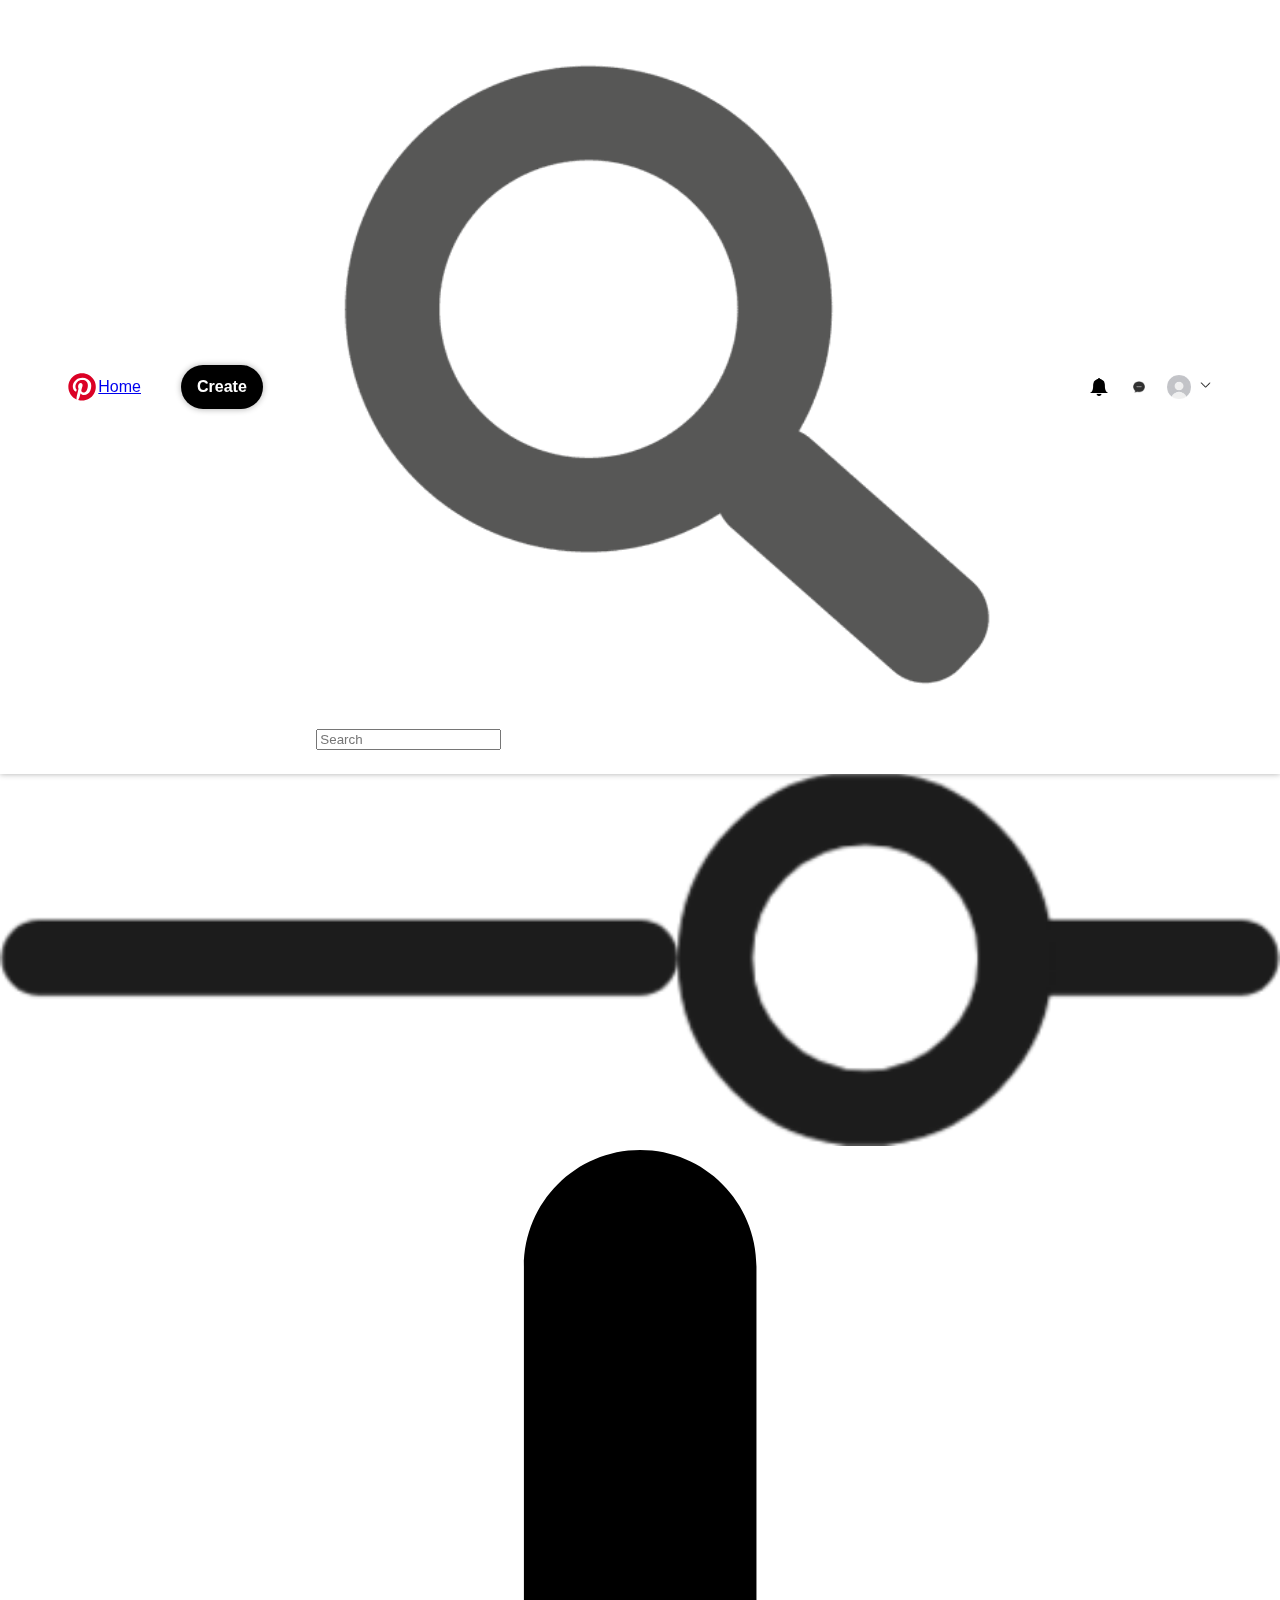
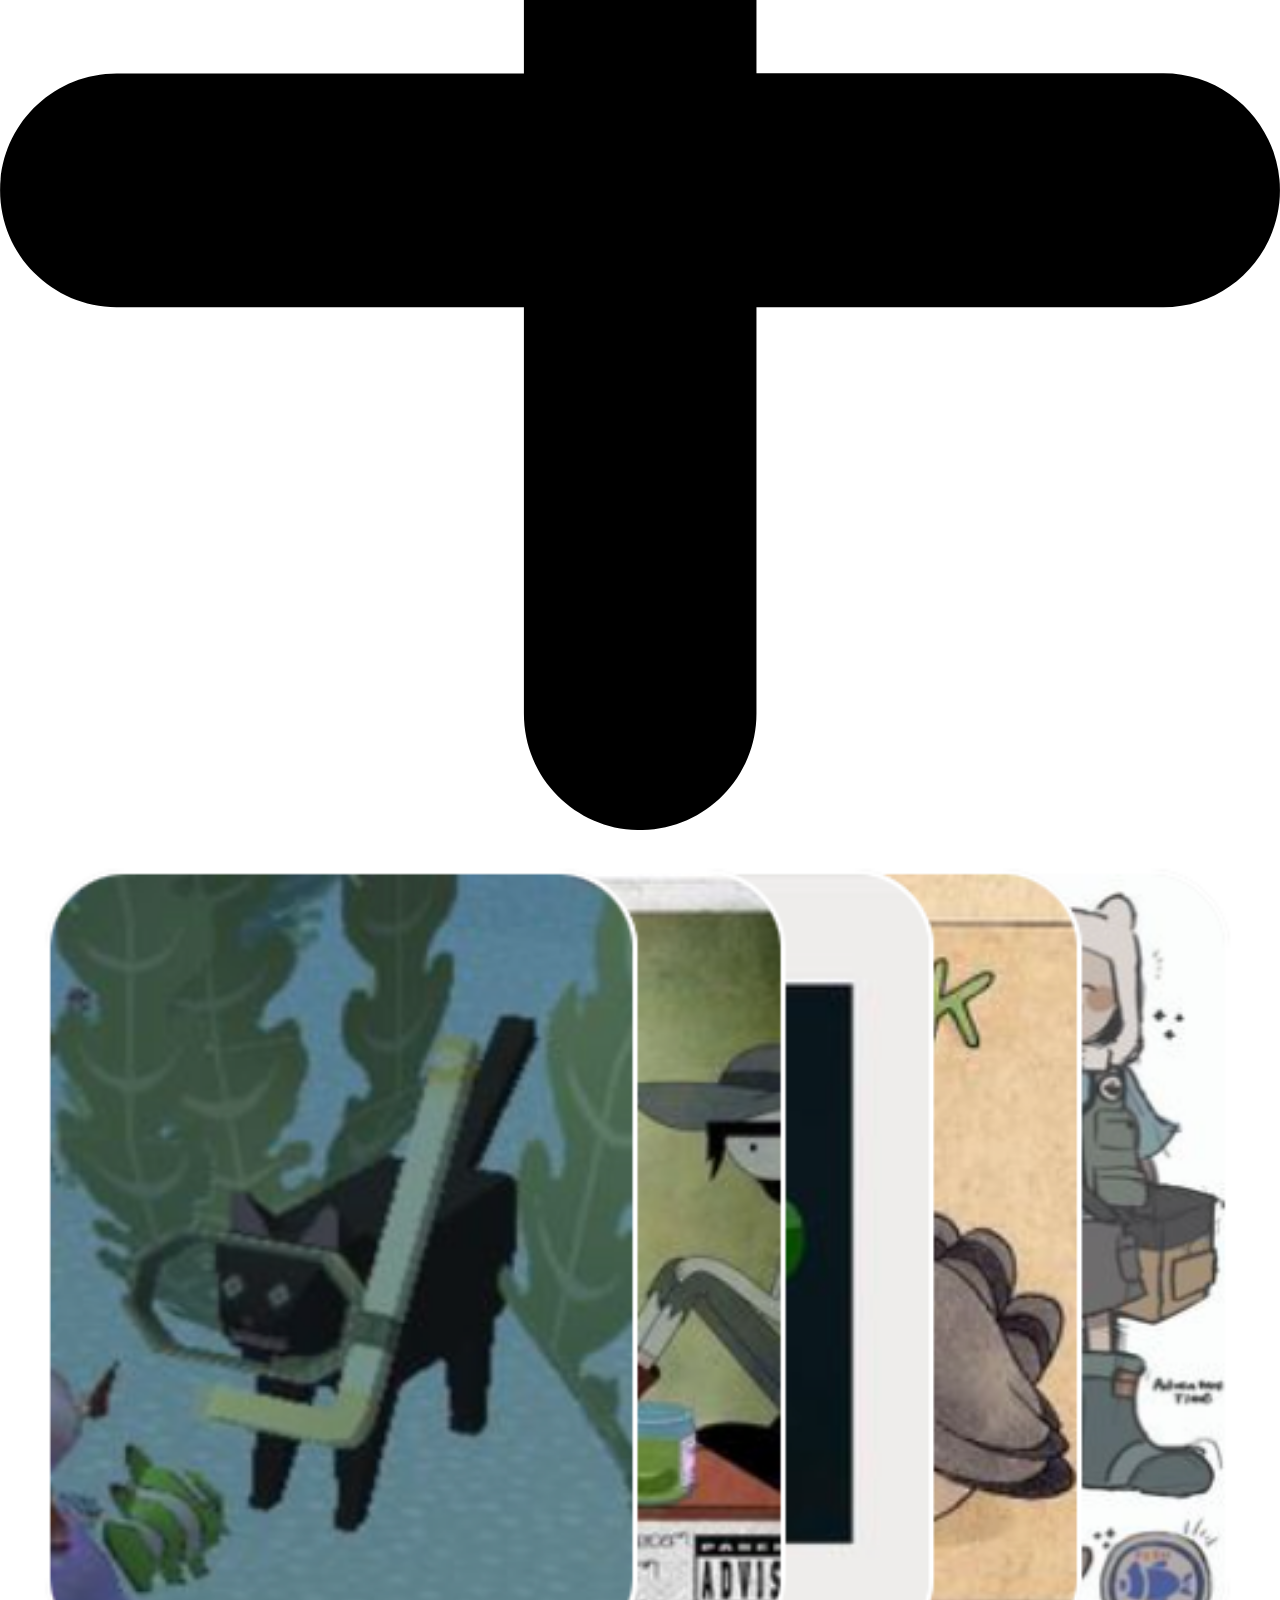
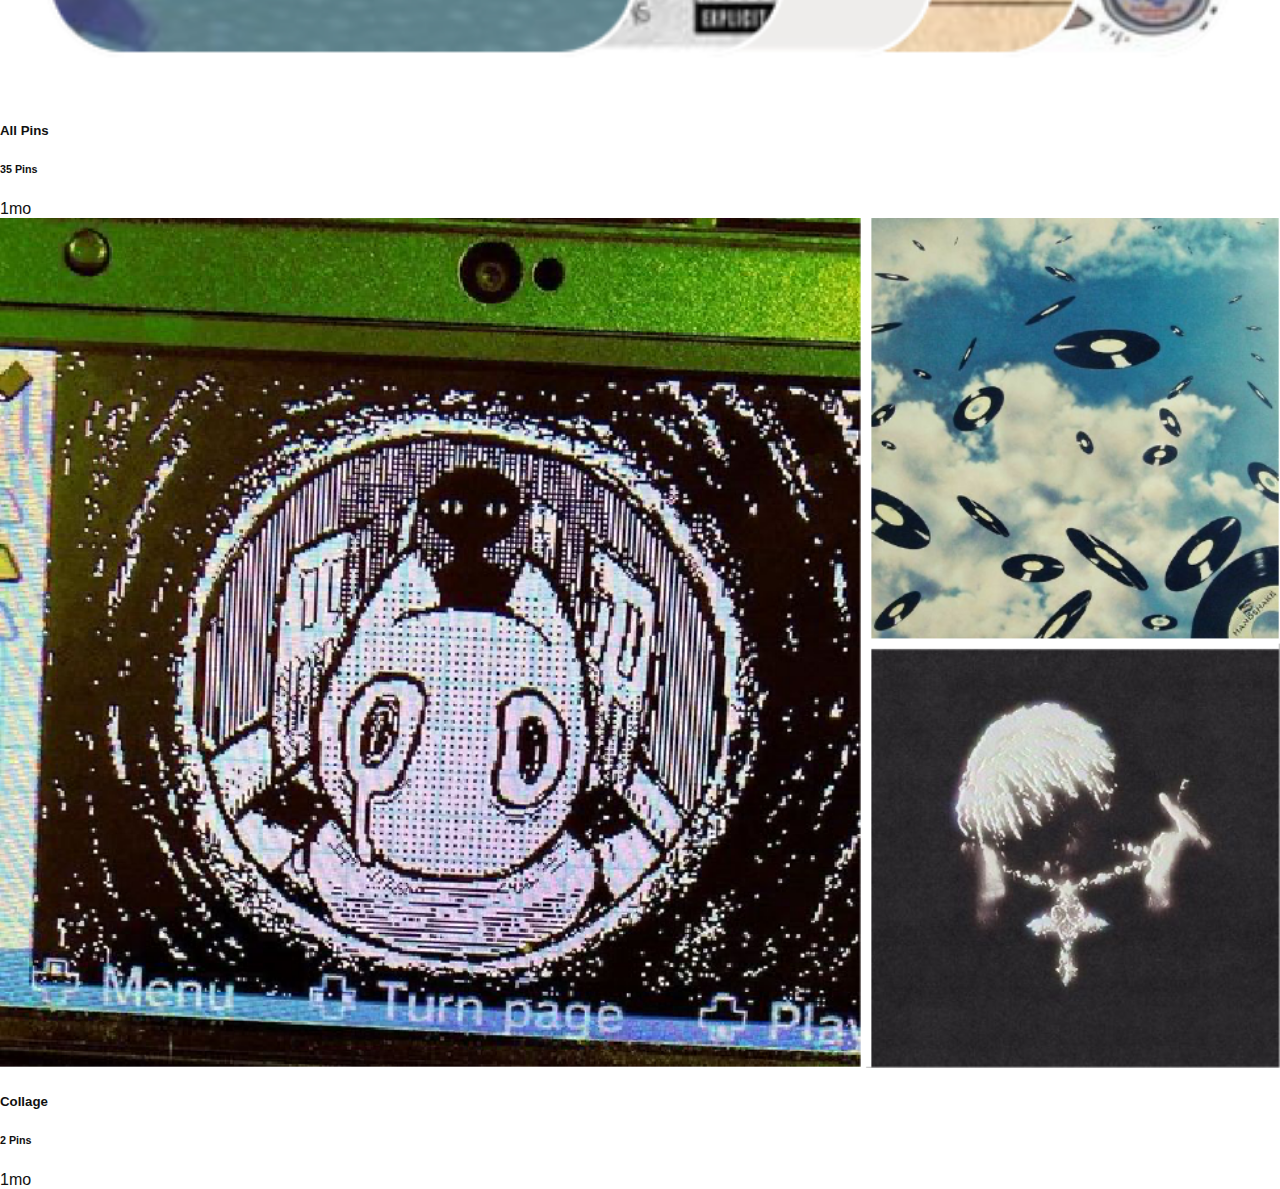
<file: discoverypage.html>
<!DOCTYPE html>
<html lang="en">
<head>
    <meta charset="UTF-8">
    <meta name="viewport" content="width=device-width, initial-scale=1.0">
    <title>Your profile</title>
    <link href="styles/style.css" rel="stylesheet">
	<link rel="icon" type="image/svg+xml" href="images/favicon.svg">
</head>
<body>
	<header>
		<nav>
			<img src= "images/pinterest-logo.svg" alt="pinterest logo">
				<a href="discoverypage.html">Home</a>
				<a href="discoverypage.html">Create</a>
		</nav>
		<form> 
			<img src="images/search-icon.png" alt="vergrootglas icoon">
			<input type="search" placeholder="Search">
		</form>
		<nav>
			<img src="images/notification-icon.png" alt="bericht icoon" class="navicon">
			<img src="images/message-icon.png" alt="berichten icoon" class="navicon">
			<img src="images/profile-icon.jpg" alt="profielfoto" class="navicon">
			<a href="discoverypage.html">
				<img src="images/dropdown-icon.png" alt="dropdown arrow" class="navicon">
			</a>
		</nav>
	</header>
    <section class="containerProfielContent">
        <h1>Discover</h1>
		<img src="images/groot-profielfoto.png" alt="Profiel foto in het groot">
		<h2>Username</h2>
		<h3>@usertag</h3>
        <h4>1 following<h4>
		<section class="profielKnoppen">
        	<button> Share</button>
        	<button>Edit profile</button>
		</section>
    </section>
	<section class="profielLinks">
		<a>Created</a>
		<a>Saved</a>
	</section>
	<div id="filterEnPlusContainer">
		<img src="images/filter-icon.png" alt="filter icoon">
		<img src="images/plus-icon.svg" alt="plus icoon">
	</div>
	<section class="saved">
		<section class="pinsInfo">
				<img src="images/allPins.png" alt="afbeeldingen van pins">
				<h5>All Pins</h5>
				<h6>35 Pins</h6>
				<h7>1mo</h7>
		</section>
		<section class="pinsInfo">
			<img src="images/collage.png" alt="afbeeldingen van collages">
			<h5>Collage</h5>
			<h6>2 Pins</h6>
			<h7>1mo</h7>
		</section>
	</section>
	<script defer src="scripts/script.js"></script>
</body>
</html>
</file>
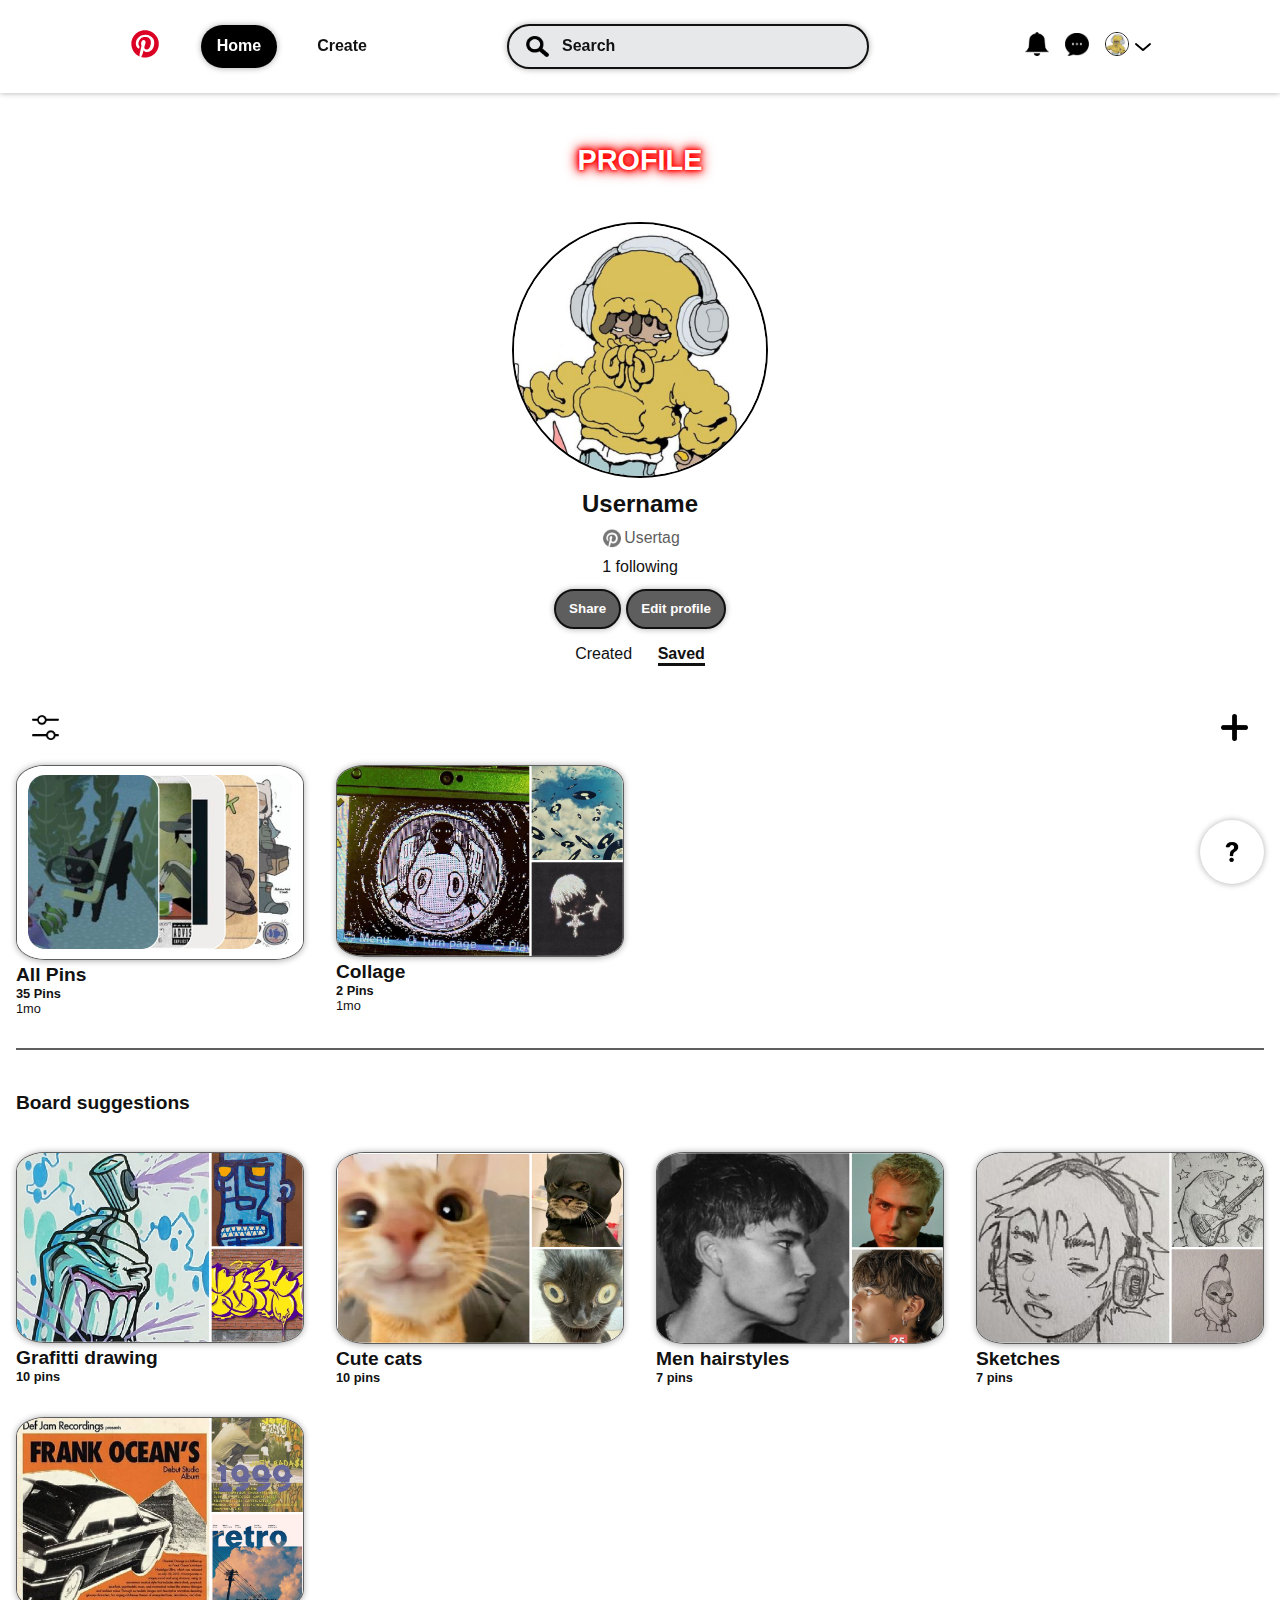
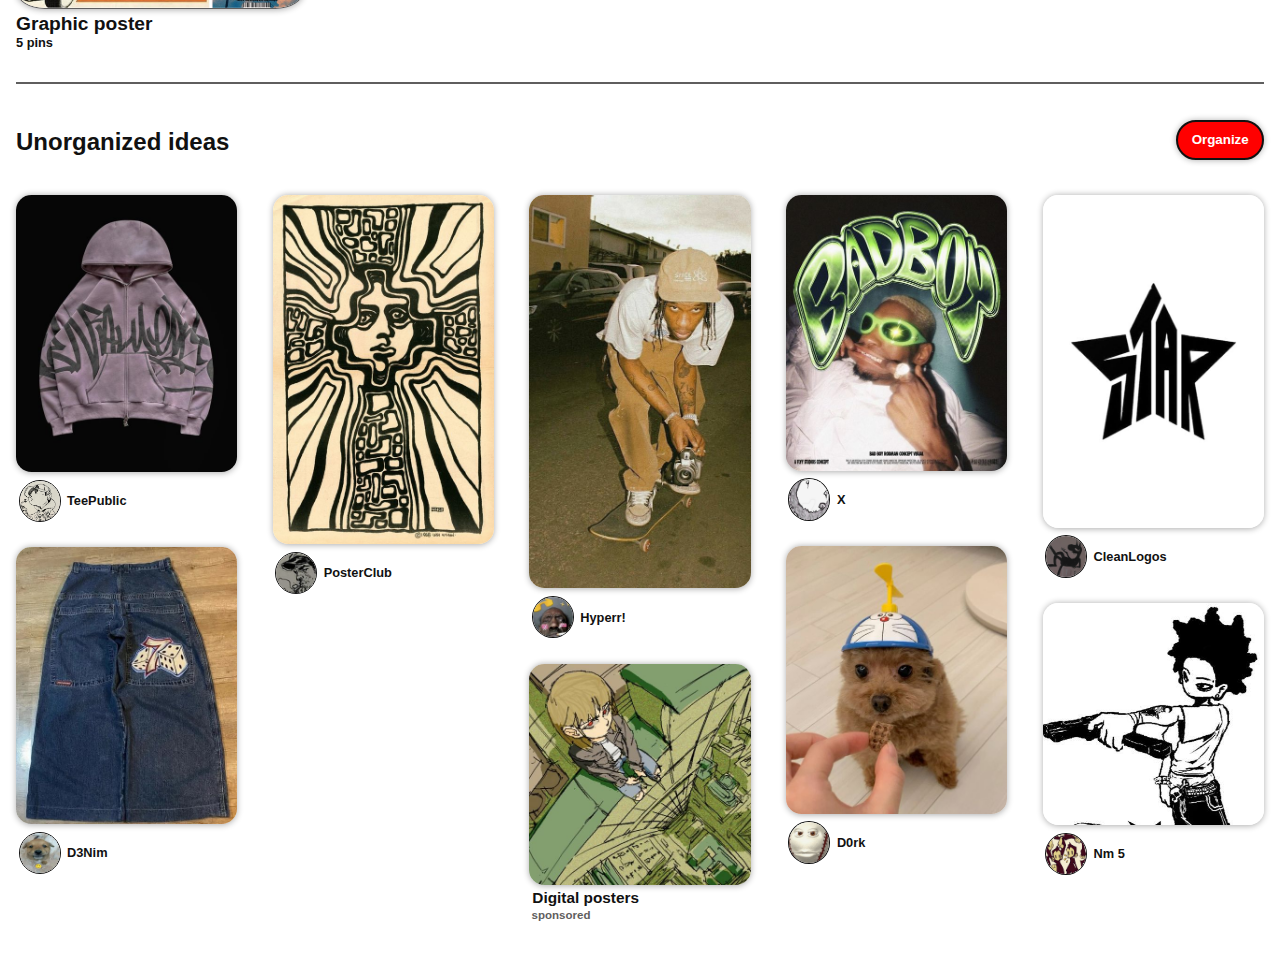
<file: profilepage.html>
<!DOCTYPE html>
<html lang="en">
<head>
    <meta charset="UTF-8">
    <meta name="viewport" content="width=device-width, initial-scale=1.0">
    <title>Your profile</title>
    <link href="styles/style.css" rel="stylesheet">
	<link rel="icon" type="image/svg+xml" href="images/favicon.svg">
</head>
<body class="page2">
		<a href='#main'>Skip to content</a>
		<!--Navigatie -->
		<header>
			<nav>
				<a href="index.html">
					<img src= "images/pinterest-logo.svg" alt="Pinterest logo">
				</a>
				<a href="profilepage.html">Home</a>
				<a href="profilepage.html">Create</a>
			</nav>
			<form> 
				<label>
					<img src="images/search-lightmode-icoon.png" alt="Search">
					<input type="search" placeholder="Search">
				</label>
			</form>
			<nav>
				<a href="profilepage.html">
					<img src="images/notification-lightmode-icoon.png" alt="Notifications">
				</a>
				<a href="profilepage.html">
					<img src="images/message-lightmode-icoon.png" alt="Messages">
				</a>
				<a href="profilepage.html">
					<img src="images/main-profielfoto.png" alt="Cartoon guy with a yellow hoodie">
				</a>
				<a href="profilepage.html">
					<img src="images/dropdown-lightmode-icoon.png" alt="Dropdown arrow">
				</a>
			</nav>
		</header>
		<!--Einde navigatie -->
		<!--Begin uitschuif zoekbalk -->
		<section>
			<h2>Recent searches</h2>
			<ul>
				<li>
					<a href="profilepage.html">jazz color palette
						<img src="images/kruis-lightmode-icoon.png" alt="Cross">
					</a>
				</li>
				<li>
					<a href="profilepage.html">jazz color palette
						<img src="images/kruis-lightmode-icoon.png" alt="Cross">
					</a>
				</li>
				<li>
					<a href="profilepage.html">jazz color palette
						<img src="images/kruis-lightmode-icoon.png" alt="Cross">
					</a>
				</li>
			</ul>
			<h2>Ideas for you</h2>
			<ul>
				<li>
					<a href="profilepage.html">
						<img src="images/ideas-for-you1.png" alt="Hills with sunflowers and a sunset">
						Wallpapers
					</a>
				</li>
				<li>
					<a href="profilepage.html">
						<img src="images/ideas-for-you2.png" alt="illustration of street boys with guns on a car">
						Illustrations
					</a>
				</li>
				<li>
					<a href="profilepage.html">
						<img src="images/ideas-for-you3.png" alt="Silver chain with a star on it">
					Chain jewelry
					</a>
				</li>
				<li>
					<a href="profilepage.html">
						<img src="images/ideas-for-you4.png" alt="Portret picture of tyler the creator">
						Tyler the Creator
					</a>
				</li>
				<li>
					<a href="profilepage.html">
						<img src="images/ideas-for-you5.png" alt="Painting of flowers in a blocky style">
						Diy canvas
					</a>
				</li>
				<li>
					<a href="profilepage.html">
						<img src="images/ideas-for-you6.png" alt="Eyebrow piercing">
						Piercing
					</a>
				</li>
				<li>
					<a href="profilepage.html">
						<img src="images/ideas-for-you7.png" alt="Cartoon character with a blunt">
						Swag cartoon
					</a>
				</li>
				<li>
					<a href="profilepage.html">
						<img src="images/ideas-for-you8.png" alt="Black and white nike shoes">
						Sneakers
					</a>
				</li>
			</ul>
		</section>
	<!-- Einde uitschuif zoekbalk -->
    <section>
        <h1>Profile</h1>
		<img src="images/main-profielfoto.png" alt="User profile">
		<h2>Username</h2>
		<div>
			<img src="images/pinterest-logo-grijs.png" alt="pinterest logo in gray">
			<h3>Usertag</h3>
		</div>
        <p>1 following</p>
		<section>
        	<button>Share</button>
        	<button>Edit profile</button>
    	</section>
		<section>
			<a>Created</a>
			<a>Saved</a>
		</section>
		<div>
			<img src="images/filter-lightmode-icoon.png" alt="Filter">
			<img src="images/plus-lightmode-icoon.png" alt="Plus">
		</div>
	</section>
	<main>
		<section>
			<a href="profilepage.html">
				<img src="images/allPins.png" alt="afbeeldingen van pins">
				<h3>All Pins</h3>
				<h4>35 Pins</h4>
				<p>1mo</p>
			</a>
		</section>
		<section>
			<a href="profilepage.html">
				<img src="images/collage.png" alt="afbeeldingen van collages">
				<h3>Collage</h3>
				<h4>2 Pins</h4>
				<p>1mo</p>
			</a>
		</section>
		<span></span>
		<h2>Board suggestions</h2>
		<section>
			<a href="profilepage.html">
				<img src="images/board-graffiti.png" alt="graffiti drawing">
				<h3>Grafitti drawing</h3>
				<h4>10 pins</h4>
			</a>
		</section>
		<section>
			<a href="profilepage.html">
				<img src="images/board-cats.png" alt="plaatje van schattige katten">
				<h3>Cute cats</h3>
				<h4>10 pins</h4>
			</a>
		</section>
		<section>
			<a href="profilepage.html">
				<img src="images/board-hair.png" alt="plaatje van krullen kapsels">
				<h3>Men hairstyles</h3>
				<h4>7 pins</h4>
			</a>
		</section>
		<section>
			<a href="profilepage.html">
				<img src="images/board-sketch.png" alt="plaatje van schetsen">
				<h3>Sketches</h3>
				<h4>7 pins</h4>
			</a>
		</section>
		<section>
			<a href="profilepage.html">
				<img src="images/board-poster.png" alt="plaatje van schetsen">
				<h3>Graphic poster</h3>
				<h4>5 pins</h4>
			</a>
		</section>
		<span></span>
		<div>		
			<h2>Unorganized ideas</h2>
			<button>Organize</button>
		</div>

		<ul>
			<li>
				<a href="profilepage.html">
					<img src="images/content-img-1.jpg" alt="Gray hoodie with graffiti text.">
					<div>
						<img src="profile-images/profile-pic1.jpg" alt="">TeePublic
					</div>
				</a>
				<a href="profilepage.html">Profile
					<img src="images/wit-dropdown-icoon.png" alt="Options">
				</a>
				<button>Save</button>
			</li>
			<li>
				<a href="profilepage.html">
					<img src="images/content-img-2.jpg" alt="Jeans with a patch of two dices with a seven">
					<div>
						<img src="profile-images/profile-pic2.jpg" alt="">
						D3Nim
					</div>
				</a>
				<a>Profile
					<img src="images/wit-dropdown-icoon.png" alt="Profile options">
				</a>
				<button>Save</button>
			</li>
			<li>
				<a href="profilepage.html">
					<img src="images/content-img-3.jpg" alt="Poster of a face with wavy lines">
					<div>
						<img src="profile-images/profile-pic3.png" alt="">
						PosterClub
					</div>
				</a>
				<a>Profile
					<img src="images/wit-dropdown-icoon.png" alt="Profile options">
				</a>
				<button>Save</button>
			</li>
			<li>
				<a href="profilepage.html">
					<img src="images/content-img-4.jpg" alt="Picture of a man on a skateboard">
					<div>
						<img src="profile-images/profile-pic4.png" alt="">
						Hyperr!
					</div>
				</a>
				<a>Profile
					<img src="images/wit-dropdown-icoon.png" alt="Profile options">
				</a>
				<button>Save</button>
			</li>
			<li>
				<a href="profilepage.html">
					<img src="images/content-img-5.jpg" alt="Illustration of a girl on a high building">
					<span>Digital posters</span>
					<p>sponsored</p>
				</a>
				<a>Profile
					<img src="images/wit-dropdown-icoon.png" alt="Profile options">
				</a>
				<button>Save</button>
			</li>
			<li>
				<a href="profilepage.html">
					<img src="images/content-img-6.jpg" alt="A guy with green sunglasses with the text Badboy above him">
					<div>
						<img src="profile-images/profile-pic5.png" alt="">
						X
					</div>
				</a>
				<a>Profile
					<img src="images/wit-dropdown-icoon.png" alt="Profile options">
				</a>
				<button>Save</button>
			</li>
			<li>
				<a href="profilepage.html">
					<img src="images/content-img-7.jpg" alt="Picture of a little dog with a propellor hat">
					<div>
						<img src="profile-images/profile-pic6.png" alt="">
						D0rk
					</div>
				</a>
			</li>
			<li>
				<a href="profilepage.html">
					<img src="images/content-img-8.jpg" alt="Logo with the text star in the shape of a star">
					<div>
						<img src="profile-images/profile-pic7.png" alt="">
						CleanLogos
					</div>
				</a>
			</li>
			<li>
				<a href="profilepage.html">
					<img src="images/content-img-9.jpg" alt="Illustration of a guy with a gun">
					<div>
						<img src="profile-images/profile-pic8.png" alt="">
						Nm 5
					</div>
				</a>
			</li>
		</ul>	
	</main>
	<section>
		<h6>Nothing to show...yet! Pins you create will live here.</h6>
		<button>Create Pin</button>
	</section>
	<footer>
		<a href="discoverypage.html">
			<img src="images/question-icon.jpg" alt="questionmark icoon">
		</a>
	</footer>
	<script defer src="scripts/script.js"></script>
</body>
</html>
</file>
<file: styles/style.css>
/**************/
/* VRAGEN */

/******
-Hoe verander ik de input kleur?
-Hoe positioneer ik de knop hover blijvend op de goede plaats op afbeeldingen?
********/



/**************/
/* CSS REMEDY */
/**************/
*, *::after, *::before {
  box-sizing:border-box;  
}


/*********************/
/* CUSTOM PROPERTIES */
/*********************/
:root {
	--color-text:#111;
	--color-text-licht: #ffffff;
	--color-background:#ffffff;
	--margin-content: .3em 0 2em 0;
	--bold-tekst: 600;
	--input-background: rgb(230, 232, 234);
	--dark-background: black;
	--merk-kleur: red;
	--input-text-color: rgb(0, 0, 0);
	--shadow: 0 0.2px 6px #aeaeae;
	--basis-font: "Noto Sans", sans-serif;
	--mini-knop-kleur: rgb(237, 237, 237); 
	--sponsor-grijs: rgb(95, 94, 94);
}


/****************/
/* Home page */
/****************/
body{
	margin: 0;
	padding: 0;
	font-family: "Noto Sans", sans-serif;
	background-color: var(--color-background);
	color: var(--color-text);
	position: relative;
}


/* navigatie container */
header{
	display: flex;
	box-shadow: var(--shadow);
	align-items: center;
	position: fixed;
	z-index: 1100;
	top: 0;
	width: 100%;
	background-color: var(--color-background);
	padding: 1.5em 0.8em 1.5em 0.8em;
	justify-content: space-evenly;
}


/* Eerste 3 elementen in de nav*/
header nav:first-of-type img{
	width: 2em;
}

header nav:first-of-type{
	display: flex;
	align-items: center;
}

header nav:first-of-type a:nth-of-type(2){
	color: var(--color-text);
	font-weight: var(--bold-tekst);
	text-decoration: none;
	margin-left: 2.5em;
}

nav:first-of-type a:nth-of-type(3){
	color: var(--color-text);
	font-weight: var(--bold-tekst);
	text-decoration: none;
	margin-left: 2.5em;
}


/* home en create knoppen responsiveness */
@media(max-width: 850px){
	header nav:nth-of-type(1) a:nth-of-type(3){
		display: none;
	}
}

@media (min-width: 850px){
	header nav:nth-of-type(1) a:nth-of-type(2){
		background-color: var(--dark-background);
		padding: 0.8em 1em 0.8em 1em;
		border-radius: 2em;
		color: var(--color-text-licht); 
		box-shadow: var(--shadow);  
	}	
}


/* Zoekbalk */
form label{
	display: flex;
	align-items: center;
}

form label img{
	width: 1.4em;
	margin-left: 0.5em;
}

form label input{
	border: none;
	background: none;
	font-size: 1em;
	width: .2em;
}

form label input::placeholder {
	color: var(--color-text);
	font-weight: var(--bold-tekst);
}


/*Zoekbalk responsiveness*/
@media (max-width: 670px){
	form label{
		padding: .4em;
		border-radius: 30%;
		background-color: var(--input-background);
		border: 2px solid var(--color-text);
		margin-left: 1em;
	}

	form label img{
		margin-left: 0;
	}
}

@media(min-width: 670px){
	form label{
	padding: 0.3em 6em 0.3em 0.4em;
	background-color: var(--input-background);
	border-radius: 2em;
	margin: 0 1.5em 0 1.5em;
	border: 2px solid var(--color-text);
	box-shadow: var(--shadow);
	}

	form label img{
		margin: .3em .7em .3em .7em;
	}

	form label input{
		width: 100%;
	}
}


/* Zoekbalk uitgeklapt */
body > section:first-of-type{
	background-color: var(--color-background);
	margin: 4em 0 0 0;
	padding: 4% 4% 4% 4%;
	box-shadow: var(--shadow);
	border-radius: 1em;
	border-top-left-radius: 0;
	border-top-right-radius: 0;
	position: fixed;
	z-index: 1000;
	display: none;
	top: 0%;
	left: 10%;
	right: 10%;	
}

@keyframes uitschuiven{
	0%{translate: 0em -24em;
	display: none;}
	100%{translate: 0em 0em;
		display: block;}
}

@keyframes terugschuiven{
	0%{translate: 0em 0em;
		display: block;}
	100%{translate: 0em -38em;
		display: none;}
}

/* bron: https://tools.webdevpuneet.com/css-easing-generator/ */
body > section:first-of-type.uitklappen{
	animation: uitschuiven 1.5s forwards;
	transition: all 400ms cubic-bezier(0.845, -0.045, 0.315, 1.565);
	transition-timing-function: cubic-bezier(0.845, -0.045, 0.315, 1.565);
	display: block;
}

body > section:first-of-type.inklappen{
	animation: terugschuiven 1.5s forwards;	
	transition: all 400ms cubic-bezier(0.845, -0.045, 0.315, 1.565);
	transition-timing-function: cubic-bezier(0.845, -0.045, 0.315, 1.565);
	display: block;
}

body > section:first-of-type h2{
	font-size: 1.2em;
	margin-bottom: .6em;
}

body > section:first-of-type > ul{
	display: flex;
	justify-content: start;
	margin: 0 0 2em 0;
	list-style: none;
	padding: 0;
}

body > section:first-of-type > ul:first-of-type li{
	margin-right: 1em;
}

body > section:first-of-type > ul a{
	display: flex;
	align-items: center;
	font-size: .25em;
	margin: 0;
	padding: 1em 1.2em 1em 1.4em;
	border-radius: 3em;
	background-color: var(--mini-knop-kleur);
	box-shadow: var(--shadow);
}

body > section:first-of-type > ul:nth-of-type(1) li img{
	width: 1.5em;
	height: auto;
	margin-left: 1em;
	border-radius: 0;
	box-shadow: none;
}

body > section:first-of-type ul:nth-of-type(2){
	display: grid;
	grid-template-columns: repeat(3, 1fr);
	width: 100%;
	grid-template-rows: auto;	
	grid-auto-flow: dense;
	grid-gap: 0.9em;
	margin: 0;
}

body > section:first-of-type ul:nth-of-type(2) li a{
	padding: 0 .8em 0 0;
	width: 100%;
	font-size: 20%;
}

body > section:first-of-type ul:nth-of-type(2) li img{
	width: 35%;
	margin: 0 9% 0 0;
	border-top-left-radius: 2em;
	border-bottom-left-radius: 2em;
	border-top-right-radius: 0;
	border-bottom-right-radius: 0;
}


/* Responsiveness uitschuifbalk */
@media (min-width: 600px){
	body > section:first-of-type ul:first-of-type li{
		font-size: 2em;
	}

	body > section:first-of-type ul:nth-of-type(2) li{
		font-size: 3em;
	}
}

@media (min-width: 800px){
	body > section:first-of-type ul:first-of-type li{
		font-size: 2.5em;
	}

	body > section:first-of-type ul:nth-of-type(2) li{
		font-size: 4em;
	}
}

@media (min-width: 1000px){
	body > section:first-of-type ul:first-of-type li{
		font-size: 3.5em;
	}

	body > section:first-of-type ul:nth-of-type(2) li{
		font-size: 5em;
	}
}


/* Laatste 4 elementen in de nav*/
header nav:nth-of-type(2){
	display: flex;
	align-items: center;
}

nav:nth-of-type(2) img{
	width: 1.5em;
	margin: 0 0 0 1em;
}

nav:nth-of-type(2) a:last-of-type img{
	width: 1em;
	margin-left: .4em;
}

img[alt="Cartoon guy with a yellow hoodie"]{
	border-radius: 5em;
	border: 1.4px solid var(--color-text);
}


/* Page titel en scroll content */
h1{
	display: flex;
	justify-content: center;
	margin-top: 3em;
	margin-bottom: 0;
	font-size: 3em;
	color: var(--color-text-licht);
	text-shadow:  0 0 0.1em var(--merk-kleur),
    0 0 0.2em var(--merk-kleur),
    0 0 0.3em var(--merk-kleur),
	0 0 0.4em var(--merk-kleur),
	0 0 0.5em var(--merk-kleur);
	text-transform: uppercase;
	animation: verschijn 1.5s;
	animation-timing-function: ease-in;
}

@keyframes verschijn{
	0%{
		opacity: 0;
		scale: .5;
		translate: 0em -2em;
	}
	50%{
		opacity: 1;
		scale: 1.2;
		translate: 0em 0em;
	}
	100%{
		opacity: 1;
		scale: 1;
		translate: 0em 0em;
	}
}

main ul{
	column-count: 2;
	column-gap: 1.5em;
	margin: 4em 1em 8em 1em;
	list-style: none;
	padding: 0;
	font-weight: 600;
}

 img,a{
	width: 100%;
}

li div img{
	width: 19%;
	margin-right: .5em;
	margin-left: .2em;
	border: 1px solid var(--color-text);
	border-radius: 100%;
}

li div{
	display: flex;
	align-items: center;
	margin: var(--margin-content);
}

li span{
	margin-top: .4em;
	margin-left: .2em;
	color: var(--color-text);
	font-weight: var(--bold-tekst);
	font-size: 1.2em;
}

li p{
	margin: .2em 0 2em .2em;
	font-size: .9em;
	color: var(--sponsor-grijs);
}

li > a > img{
	box-shadow: var(--shadow);
	border-radius: 1.2em;
}

li {
	break-inside: avoid;
	position: relative;
 }

 li button{
	border: 2px solid var(--color-text-licht);
	position: absolute;
	transform: translate(-50%, -50%);
	padding: .8em 1em .8em 1em;
	background-color: var(--merk-kleur);
	color: var(--color-background);
	border-radius: 2em;
	cursor: pointer;
	opacity: 0;
	font-weight: var(--bold-tekst);
 }

 li a:nth-of-type(2){
	display: flex;
	align-items: center;
	position: absolute;
	color :var(--color-background);
	font-weight: var(--bold-tekst);
	opacity: 0;
	background-color: rgba(81, 81, 81, 0.559);
	width: 6.1em;
	padding: .8em 1em .8em 1em;
	border-radius: 2em;
	border: 2px solid var(--color-text-licht);
 }

 li a:nth-of-type(2) img {
	width: 1.2em;
	margin-left: .1em;
	box-shadow: none;
 }


 /* Hover over de scroll content */
li:nth-of-type(1) button{
	top: 12%;
	left: 75%;
}

li:nth-of-type(1) a{
	top: 5%;
	left: 4%;
}

li:nth-of-type(2) button{
	top: 11%;
	left: 75%;
}

li:nth-of-type(2) a{
	top: 5%;
	left: 4%;
}

li:nth-of-type(3) button{
	top: 10%;
	left: 75%;
}

li:nth-of-type(3) a{
	top: 5%;
	left: 4%;
}

li:nth-of-type(4) button{
	top: 10%;
	left: 75%;
}

li:nth-of-type(4) a{
	top: 5%;
	left: 4%;
}

li:nth-of-type(5) button{
	top: 13%;
	left: 75%;
}

li:nth-of-type(5) a{
	top: 5%;
	left: 4%;
}

li:nth-of-type(6) button{
	top: 12.5%;
	left: 75%;
}

li:nth-of-type(6) a{
	top: 5%;
	left: 4%;
}

 li:hover button , li:hover a:nth-of-type(2){
	transition: .5s;
	opacity: 1;
 }

ul a{
	text-decoration: none;
	color: var(--color-text);
	font-size: .8em;
}

 main > ul a:hover{
	text-decoration: underline;
}


/* Responsiveness van de scroll content */
@media (min-width: 750px){
	main ul{
		column-count: 3;
		margin: 4% 4% 6% 4%;
		column-gap: 2.2em;
	} 
}

@media (min-width: 1000px){
	main ul{
		column-count: 4;
		margin: 4% 7% 8% 7%;
	} 
}

@media (min-width: 1200px){
	main ul{
		column-count: 5;
	} 
}


/* Footer knop*/
footer a{
	width: 4em;
	height: 4em;
	background-color: white;
	padding: 1em;
	border-radius: 4em;
	box-shadow: var(--shadow);
	position: fixed;
    bottom: 1em;
    right: 1em;
    z-index: 1000;
}


/****************/
/* Profile page */
/****************/


/* Profiel informatie */
.page2 > section:nth-of-type(2){
	display: flex;
	flex-direction: column;
	align-items: center;
}

.page2 h1{
	margin-top: 5em;
	margin-bottom: 1em;
	font-size: 1.8em;
}

img[alt="User profile"]{
	width: 20%;
	display: flex;
	justify-content: center;
	margin-top: 1em;
	border: 2px solid var(--dark-background);
	border-radius: 100%;
}

@media(max-width: 600px){
	img[alt="User profile"]{
		width: 45%;
	}
}	

h2{
	margin: .5em 0 .3em 0;
}

h3{
	font-weight: lighter;
	font-size: .99em;
	color: var(--sponsor-grijs);
	margin: 0;
}

.page2 section > div{
	display: flex;
	align-items: center;
	margin-bottom: .5em;
}

img[alt="pinterest logo in gray"]{
	width: 1.5em;
}

p{
	margin: 0 0 .8em 0;
}

/* Share en edit knoppen */
.page2 button{
	padding: .8em 1em .8em 1em;
	background-color: var(--sponsor-grijs);
	color: var(--color-background);
	border-radius: 2em;
	cursor: pointer;
	font-weight: var(--bold-tekst);
	border: 2px solid var(--color-text);
	box-shadow: var(--shadow);
}

.page2 button.geklikt{
	background-color: var(--merk-kleur);
	font-weight: var(--bold-tekst);
}


/* Organize knop */
.page2 div button{
	background-color: var(--merk-kleur);
}

/* Create en save tabs */
.page2 > section:nth-of-type(2) a{
	margin: 1em .8em 1em .8em;
	cursor: pointer;
}

.page2 section:nth-of-type(2) a.geselecteerd{
	font-weight: var(--bold-tekst);
	border-bottom: 3px solid var(--color-text); 
}

.page2 section section:nth-of-type(2){
	display: flex;
	justify-content: center;
}


/* filter plus knop */
img[alt="Filter"] , img[alt="Plus"]{
	width: 1.7em;
	height: auto;
	margin: 2em 2em 0 2em;
}

.page2 section:nth-of-type(2) div:nth-of-type(2){
	display: flex;
	justify-content: space-between;
	width: 100%;
}


/* Verstop filter en plus als je op tab klikt*/
.page2 section:nth-of-type(2) div:nth-of-type(2).onzichtbaar{
	display: none;
}


/* Saved content */
.page2 main{
	display: grid;
	grid-template-columns: 1;
	margin: 1em;
	gap: 2em;
}

.page2 main.onzichtbaar{
	display: none;
}


/* Board suggestions */
.page2 main > section a{
	text-decoration: none;
	color: var(--color-text);
}

.page2 main section img{
	border-radius: 10%;
	box-shadow: var(--shadow);
	border: 1px solid var(--sponsor-grijs);
}

.page2 main > section h3{
	margin: 0;
	font-size: 1.2em;
	font-weight: var(--bold-tekst);
	color: var(--color-text);
}

.page2 main > section h4{
	margin: 0;
	font-size: .8em;
}

.page2 main > section p{
	font-weight: lighter;
	margin: 0;
	font-size: .8em;
}

.page2 main > h2{
	font-size: 1.2em;
	font-weight: var(--bold-tekst);
}

/* divider streepjes */
.page2 main > span{
	background-color: var(--sponsor-grijs);
	padding-top: 2px;
}

/* Organized idee even zetten met knop */
.page2 main > div{
	display: flex;
	align-items: center;
	justify-content: space-between;
}

/* Scroll content */
.page2 ul{
	margin: 0;
}

@media(min-width: 500px){
	.page2 main{
		grid-template-columns: repeat(2, 1fr);
		margin: 1em;
		gap: 2em;
	}
}

/* houd belangrijke koppen, deviders en scroll content even groot als de page */
.page2 main h2, .page2 span, .page2 ul, .page2 main > div{
	grid-column: 1/ -1;
}

@media(min-width: 750px){
	.page2 main{
		grid-template-columns: repeat(3, 1fr);
		margin: 1em;
		gap: 2em;
	}
}

@media(min-width: 1000px){
	.page2 main{
		grid-template-columns: repeat(4, 1fr);
		margin: 1em;
		gap: 2em;
	}
}

@media(min-width: 1300px){
	.page2 main{
		grid-template-columns: repeat(5, 1fr);
		margin: 1em;
		gap: 2em;
	}
}


/* Knop in created tab */
.page2 section:has(h6):has(button) button:last-of-type{
	color: var(--color-text-licht);
	background-color: var(--merk-kleur);
	border-radius: 2em;
	cursor: pointer;
	padding: 15px 15px;
	font-weight: var(--bold-tekst);
	box-shadow: var(--shadow);
	margin-top: 1em;
} 

.page2 section:has(h6):has(button){
	display: flex;
	flex-direction: column;
	justify-content: center;
	align-items: center;
	grid-column: 1/ -1;
	width: 100%;
	margin-top: 2em;
}


.page2 section:has(h6):has(button).onzichtbaar{
	display: none;
}


/* darkmode */
@media(prefers-color-scheme: dark){
	:root{
		--color-text:#ffffff;
		--color-text-licht: #1d1d1d;
		--color-background:#1d1d1d;
		--margin-content: 1em 0 2em 0;
		--bold-tekst: 600;
		--input-background: rgb(32, 32, 32);
		--dark-background: rgb(255, 255, 255);
		--merk-kleur: red;
		--input-text-color: rgb(0, 0, 0);
		--shadow: 0 0.2px 6px #c9c7c770;
		--mini-knop-kleur: #424040;
		--sponsor-grijs: rgb(211, 211, 211);
	}

	form img{
		content: url("/images/search-darkmode-icoon.png");
	}

	img[alt="Notifications"]{
		content: url("/images/notification-darkmode-icoon.png");
	}
	img[alt="Messages"]{
		content: url("/images/message-darkmode-icoon.png");
	}
	img[alt="Dropdown arrow"]{
		content: url("/images/dropdown-darkmode-icoon.png");
	}
	img[alt="Filter"]{
		content: url("/images/filter-darkmode-icoon.png");
	}
	img[alt="Plus"]{
		content: url("/images/plus-darkmode-icoon.png");
	}
	img[alt="Cross"]{
		content: url("/images/kruis-darkmode-icoon.png");
	}
}



/* afbeeldingen groter maken als je er over heen hovert */
li > a:first-child > img:hover{
	width: 103%;
}

/* focus styles */
img:focus, a:focus, input:focus, button:focus, .page2 section img:focus{	
	outline: 3px solid rgb(44, 166, 14);
}


/* skip link */
a[href='#main']{
	background-color: var(--merk-kleur);
	color: rgb(255, 255, 255);
	font-weight: var(--bold-tekst);
	font-size: 1.2em;
	position: absolute;
	text-align: center;	
	padding: 1em .7em;
	width: 45%;
	opacity: 0;
	border-radius: 2em;
	text-decoration: none;
}

a[href='#main']:focus{
	left: 5%;
	opacity: 1;
}

.page2 a[href="#main"]:focus{
	margin-top: 7em;
}


/* verschijn ranimatie */

@media (prefers-reduced-motion: no-preference){

	/* geen tijd meer voo */
}


/**************/
/* Bronnen */
/**************/
/*
1. Has selectors:
  https://developer.mozilla.org/en-US/docs/Web/CSS/:has
  2. Hover focus states:
  https://zellwk.com/blog/style-hover-focus-active-states/
  3. Darkmode redesign:
  https://stuffandnonsense.co.uk/blog/redesigning-your-product-and-website-for-dark-mode
  4. Multi column:
  https://www.w3schools.com/css/css3_multiple_columns.asp
  5. Break inside avoid: 
  https://developer.mozilla.org/en-US/docs/Web/CSS/CSS_multicol_layout/Handling_content_breaks_in_multicol_layout
  6. Afbeeldingen en gifs:
 https://nl.pinterest.com/
 7. Bezier animatie:
 https://tools.webdevpuneet.com/css-easing-generator/
*/
</file>
